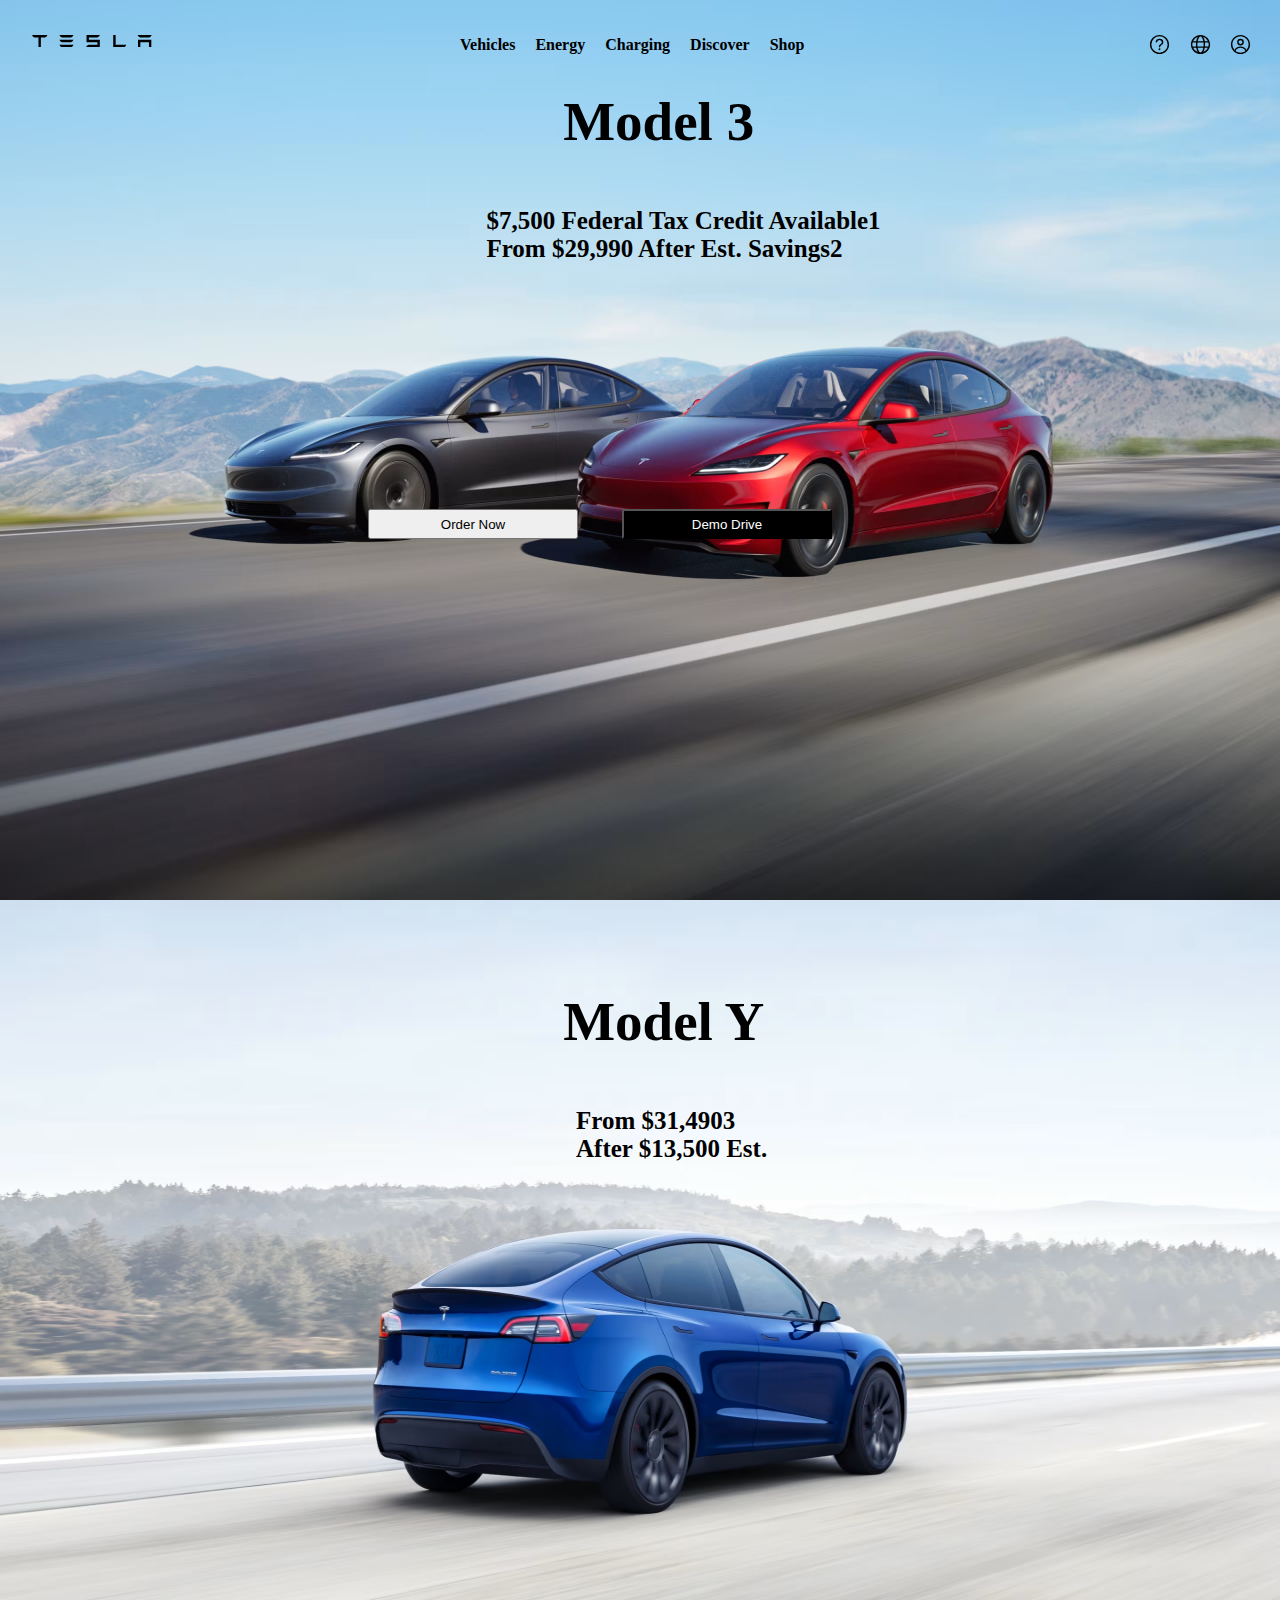
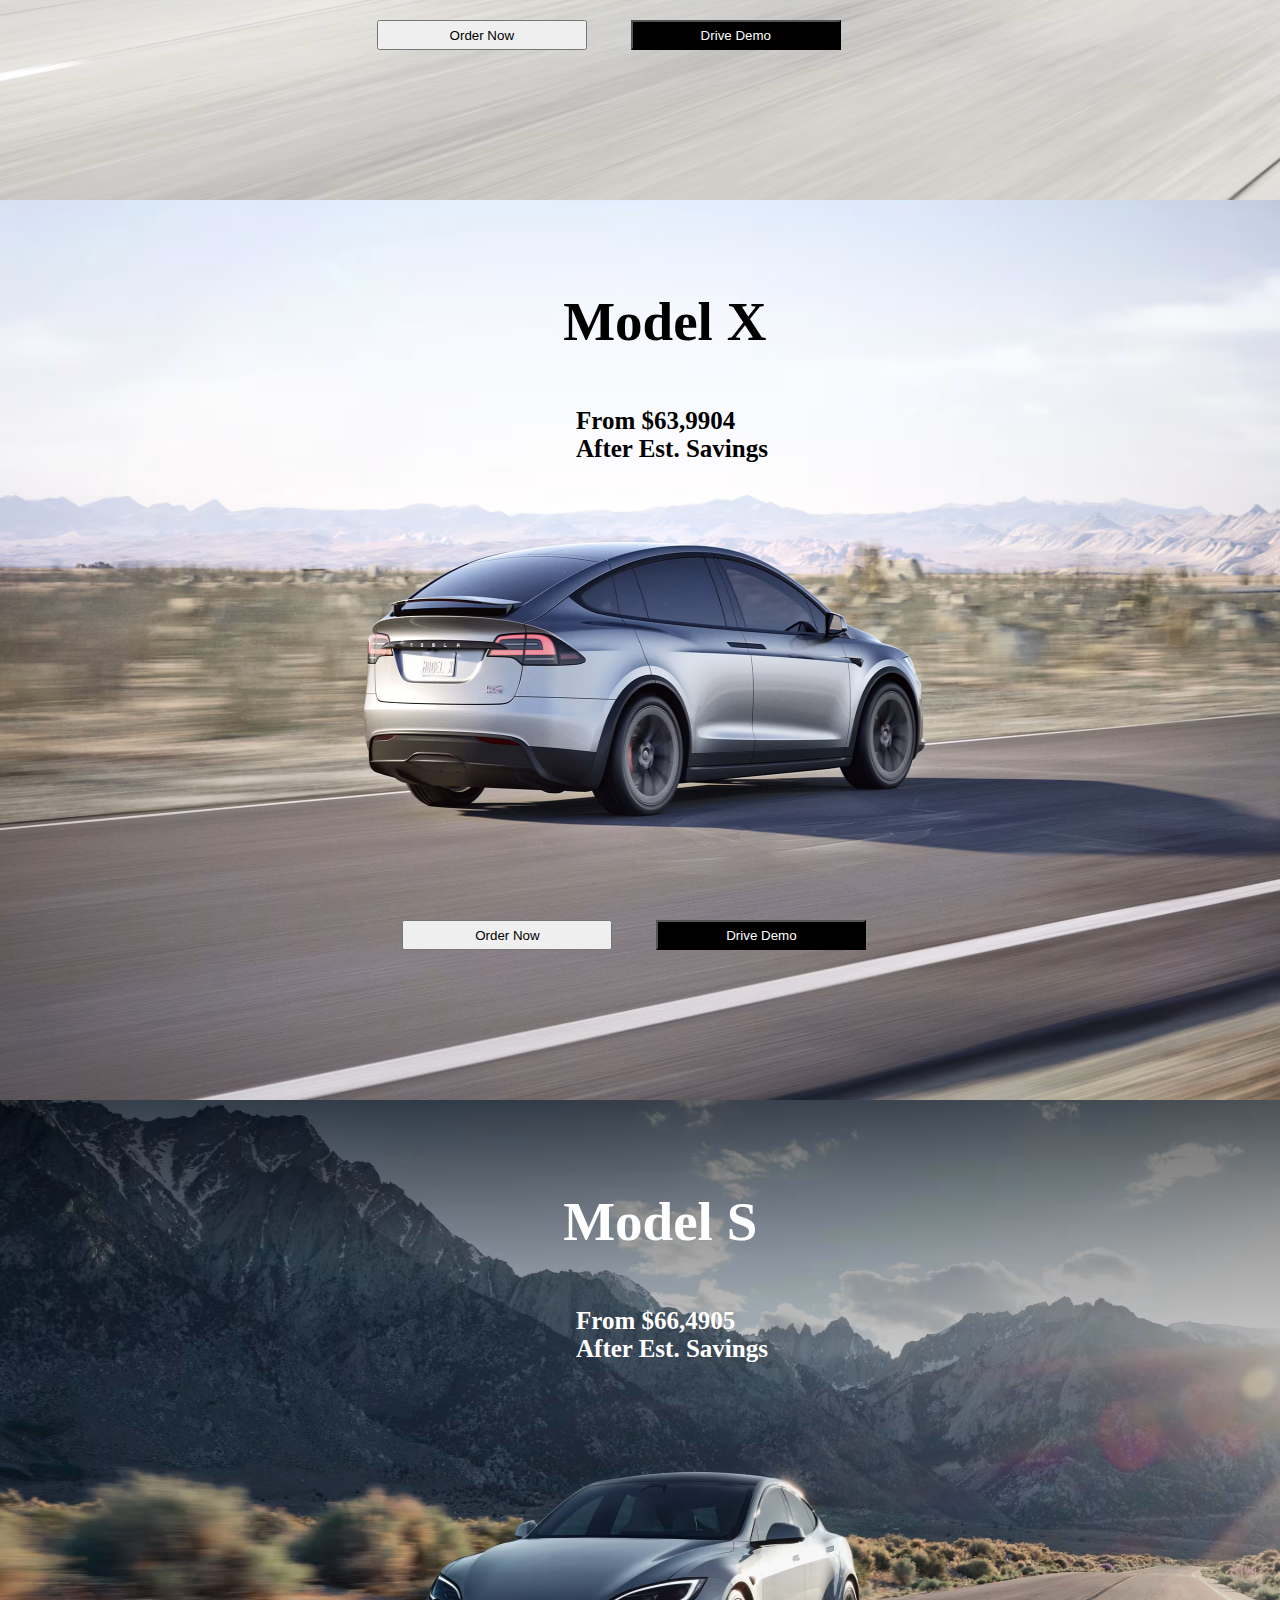
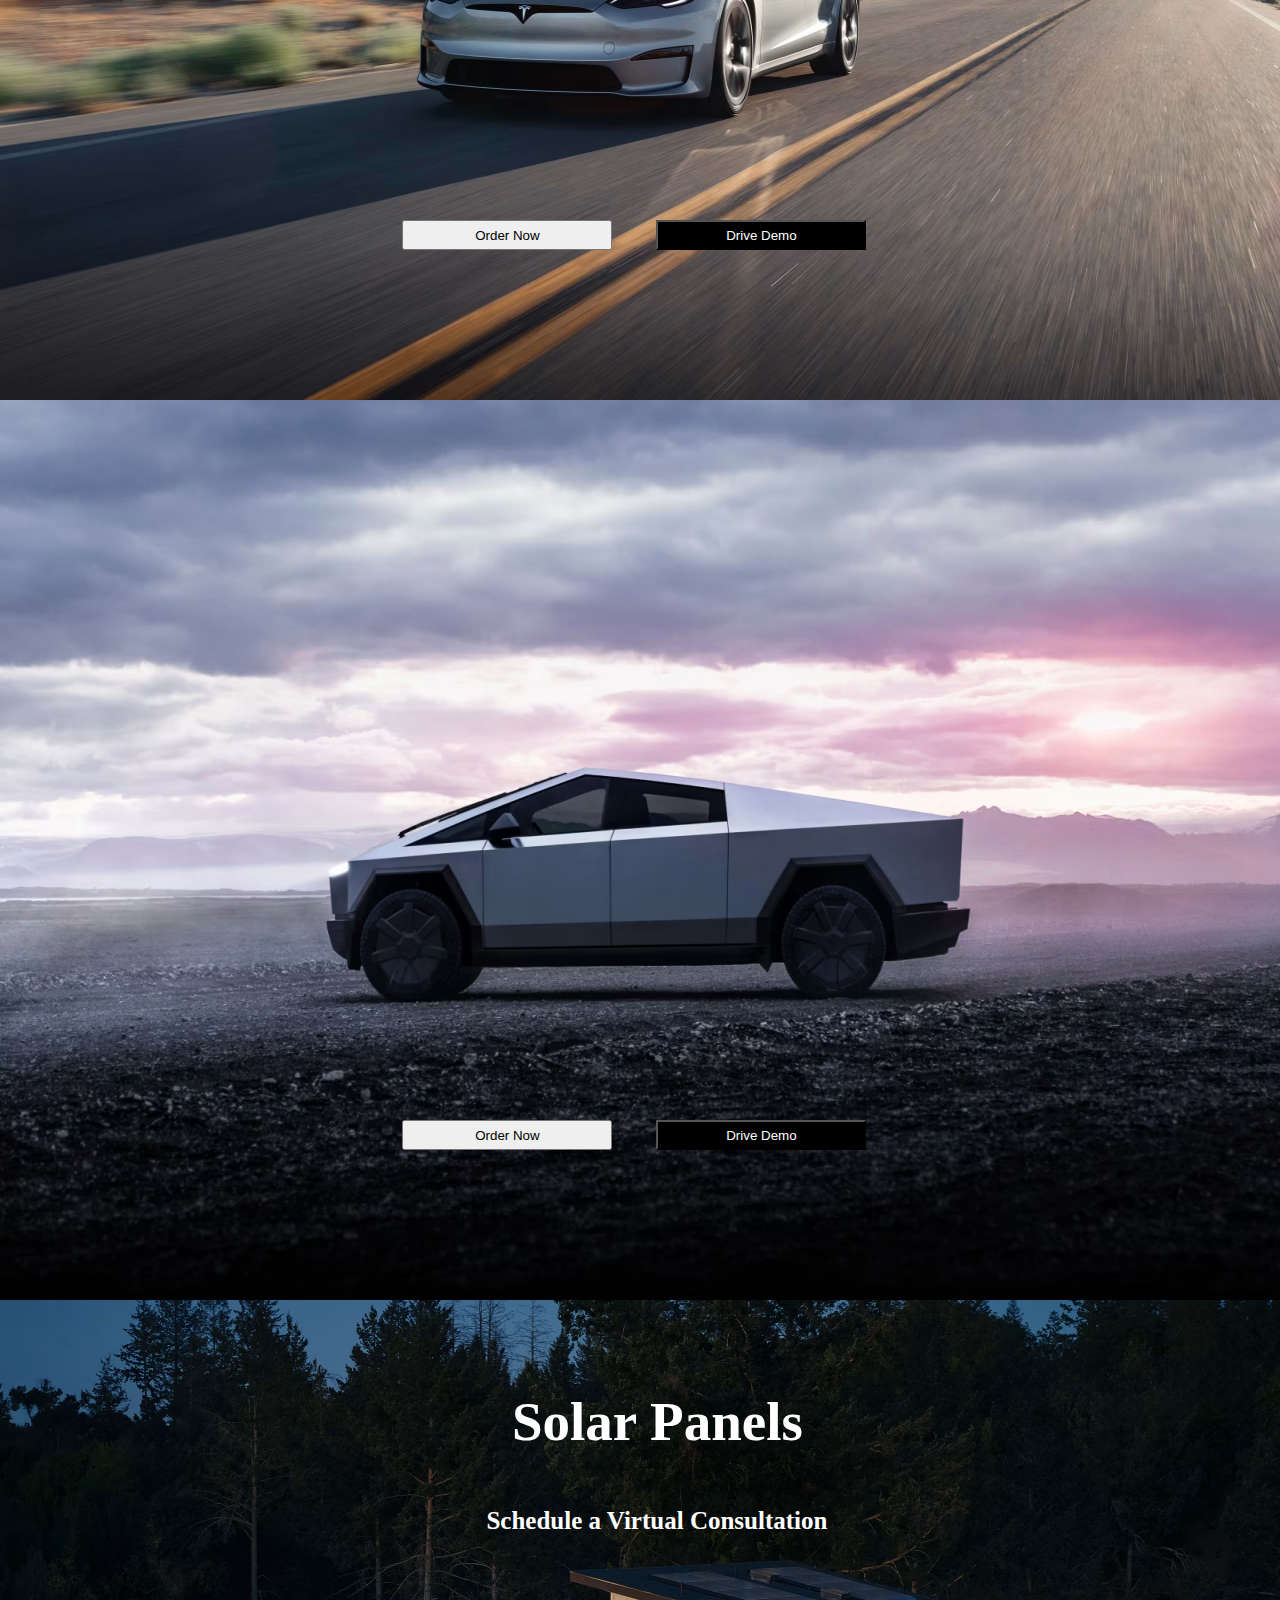
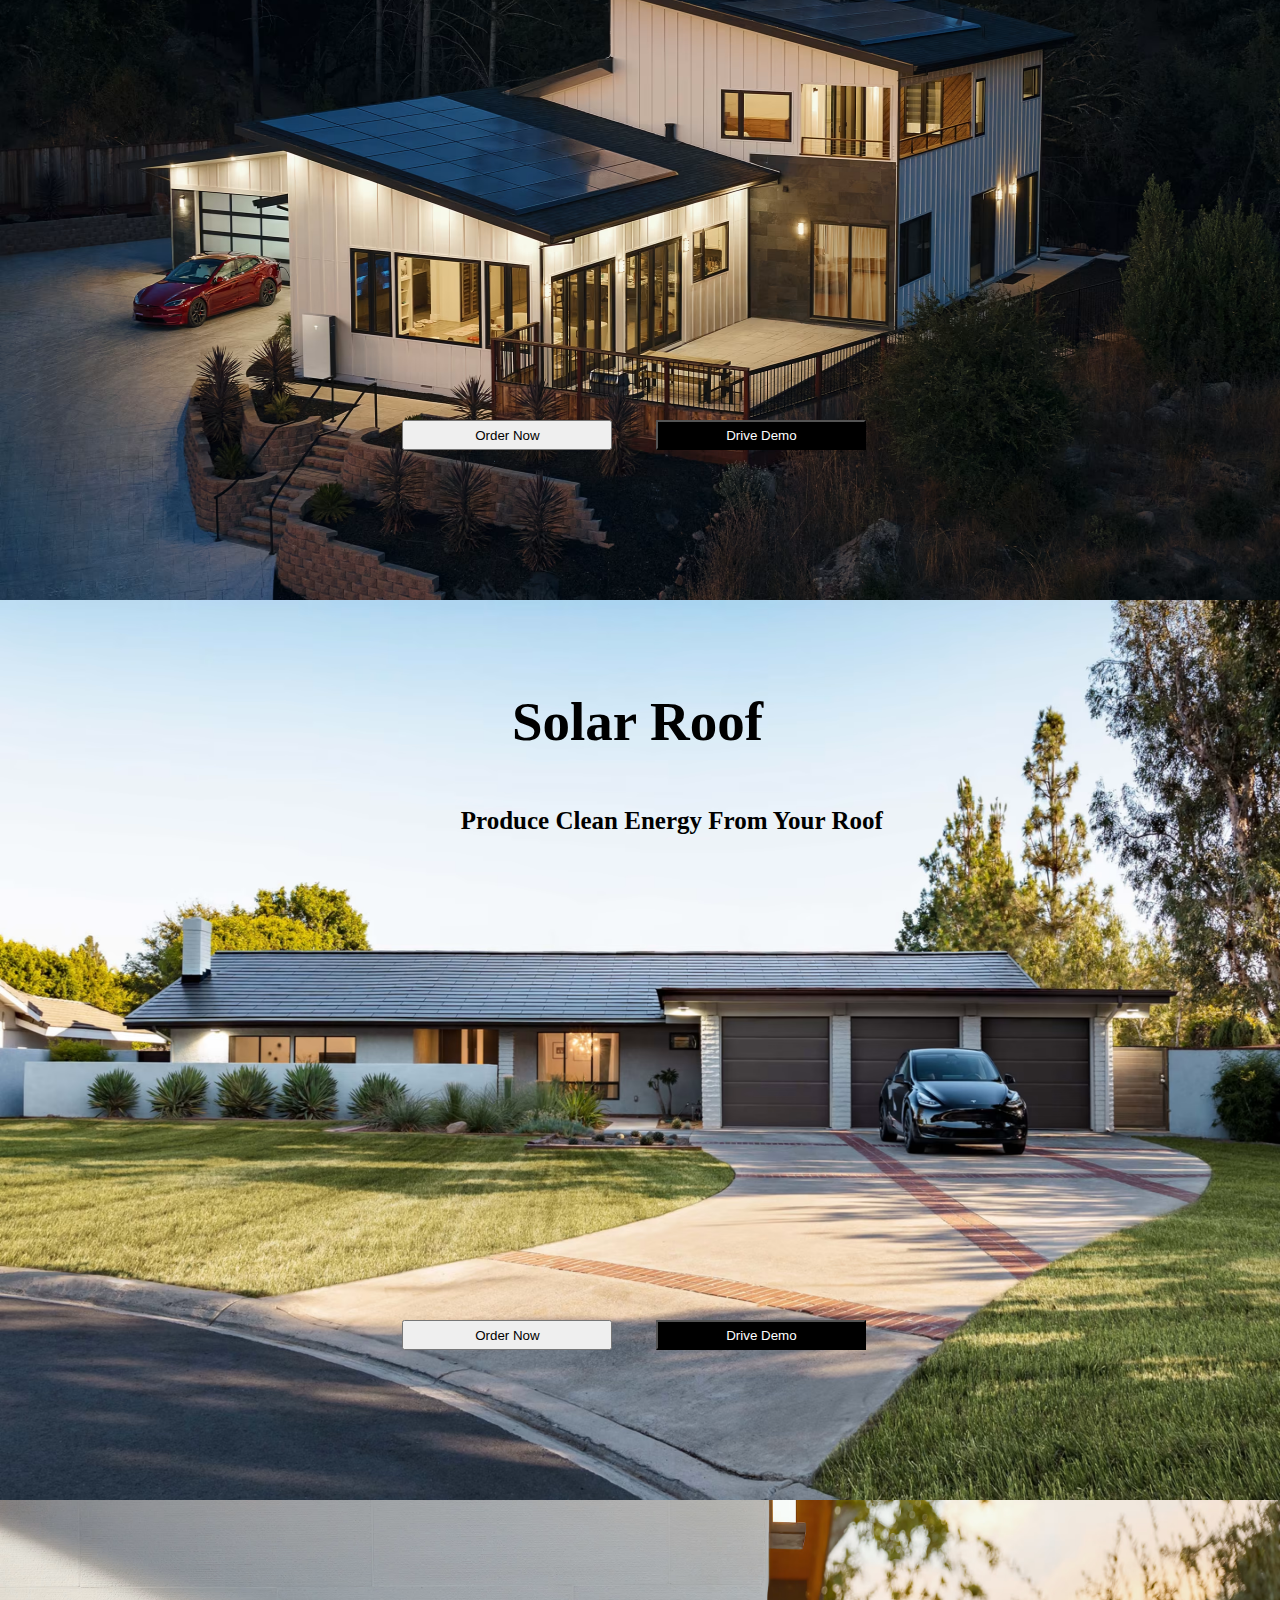
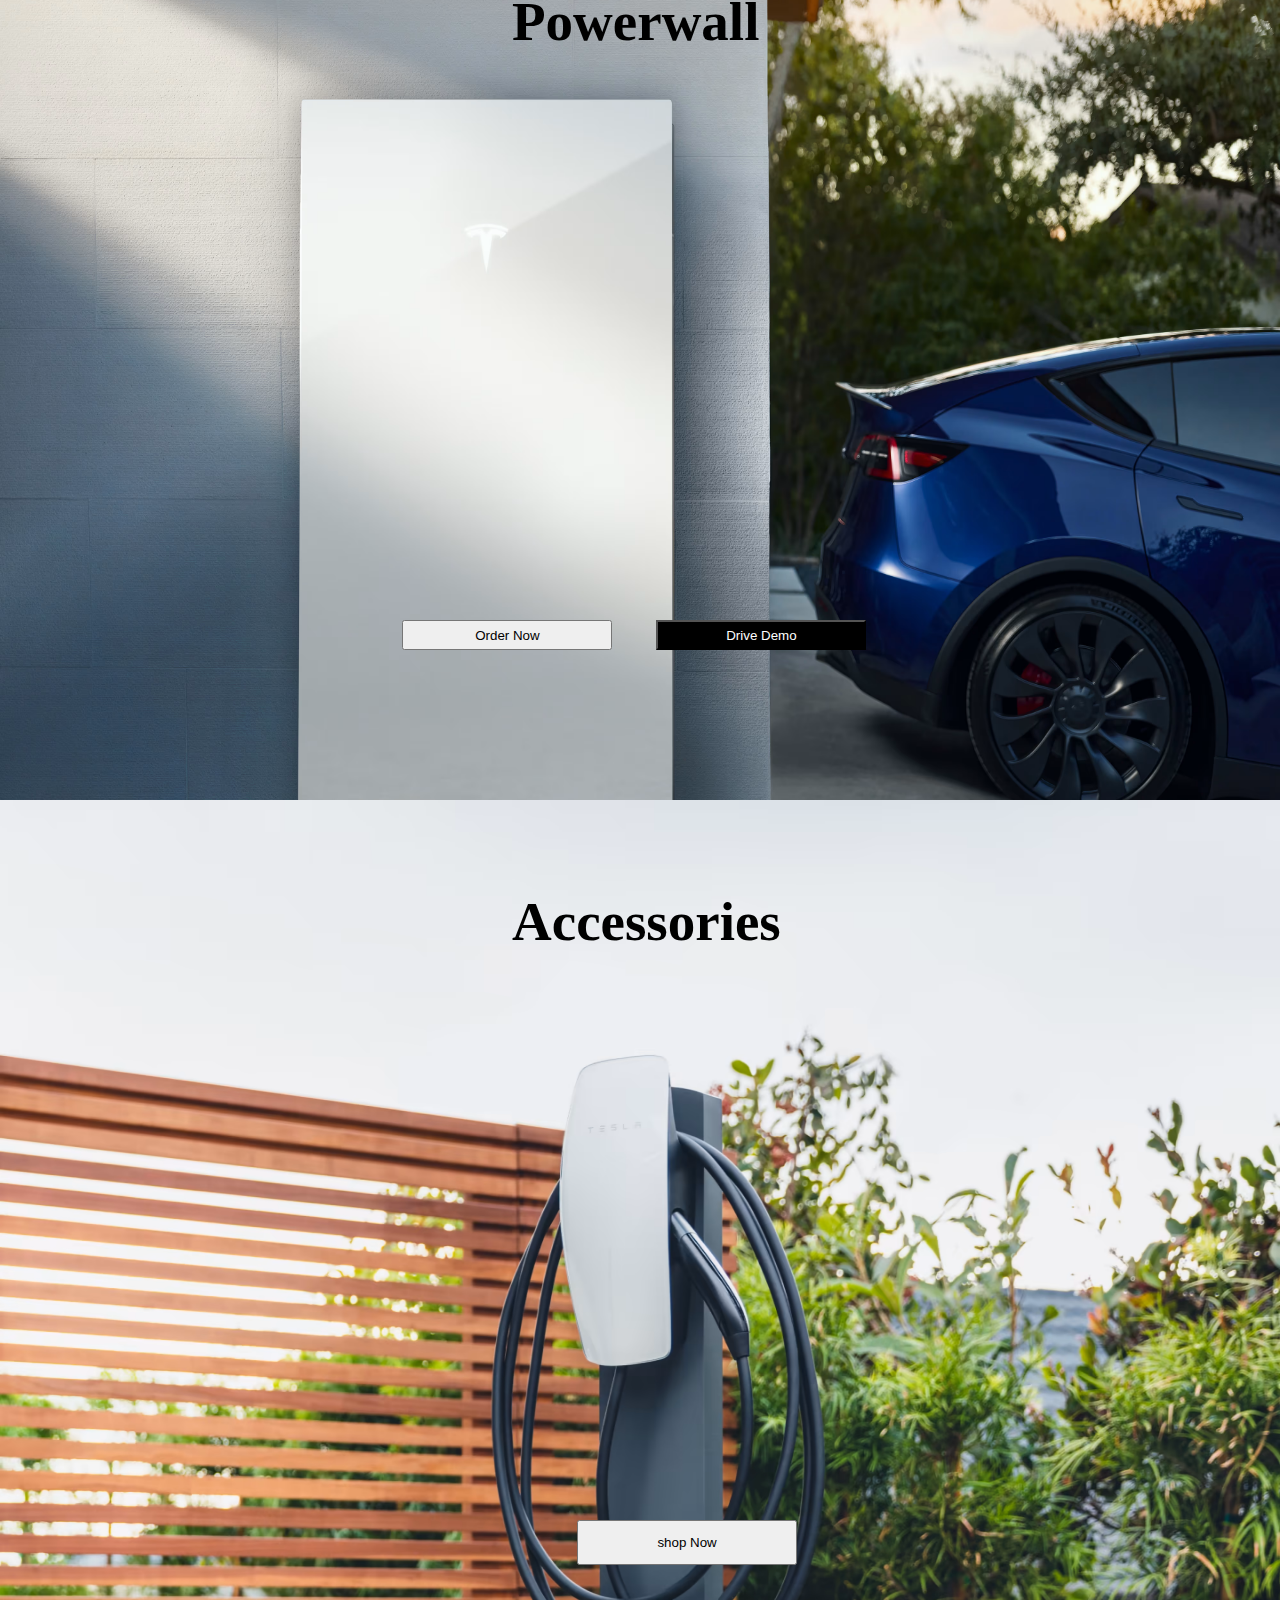
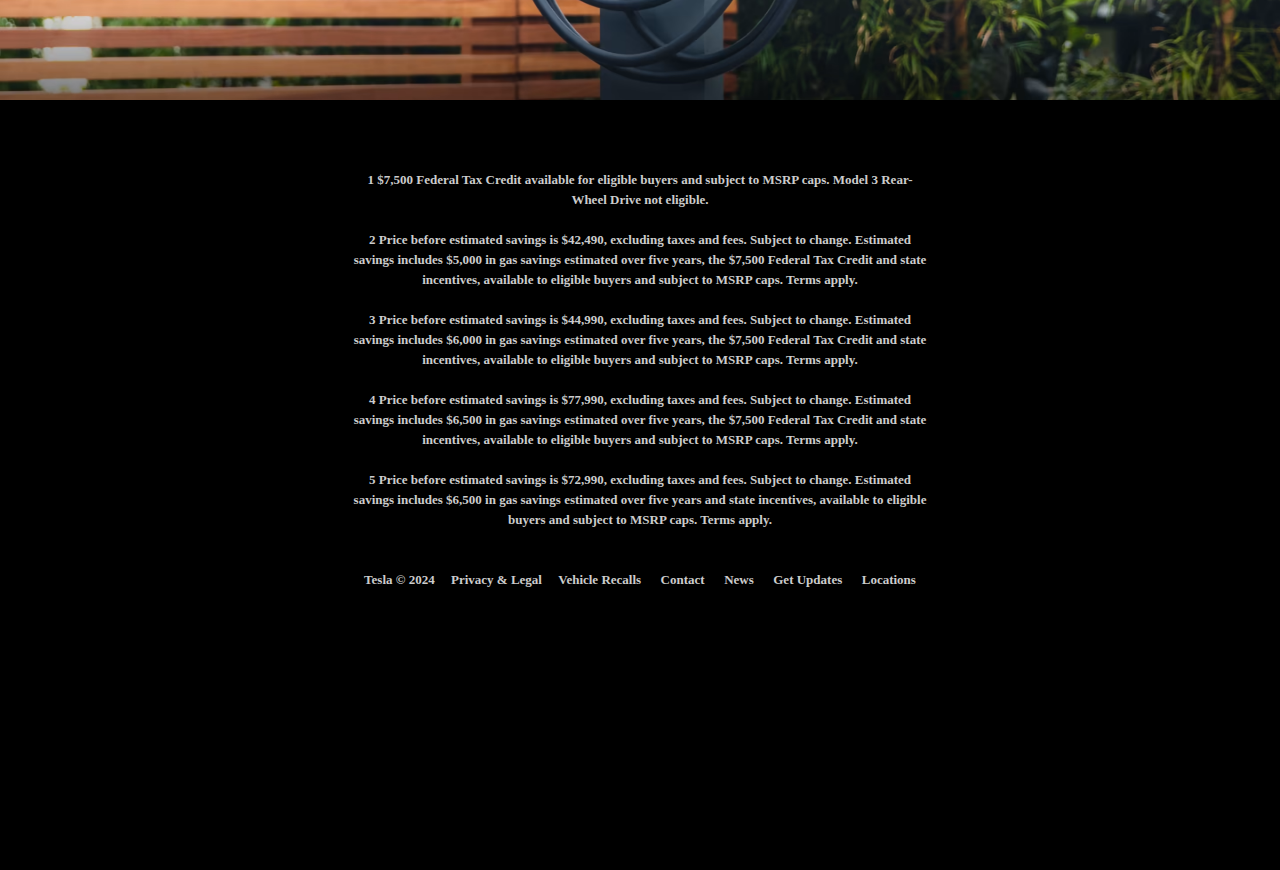
<file: index.html>
<!DOCTYPE html>
 <html lang="en">
 <head>
    <meta charset="UTF-8">
    <meta name="viewport" content="width=device-width, initial-scale=1.0">
    <title>TESLA</title>
    <link rel="stylesheet" href="style.css">
 </head>
 <body>
    <section class="section1">
        <div class="section-1">
         
           
            <nav>
                <div class="nav-bar">
                    <div class="logo">
                        <svg class="tds-icon tds-icon-logo-wordmark tds-site-logo-icon" viewBox="0 0 342 35" xmlns="http://www.w3.org/2000/svg"><path fill="currentColor" d="M0 .1a9.7 9.7 0 0 0 7 7h11l.5.1v27.6h6.8V7.3L26 7h11a9.8 9.8 0 0 0 7-7H0zm238.6 0h-6.8v34.8H263a9.7 9.7 0 0 0 6-6.8h-30.3V0zm-52.3 6.8c3.6-1 6.6-3.8 7.4-6.9l-38.1.1v20.6h31.1v7.2h-24.4a13.6 13.6 0 0 0-8.7 7h39.9v-21h-31.2v-7zm116.2 28h6.7v-14h24.6v14h6.7v-21h-38zM85.3 7h26a9.6 9.6 0 0 0 7.1-7H78.3a9.6 9.6 0 0 0 7 7m0 13.8h26a9.6 9.6 0 0 0 7.1-7H78.3a9.6 9.6 0 0 0 7 7m0 14.1h26a9.6 9.6 0 0 0 7.1-7H78.3a9.6 9.6 0 0 0 7 7M308.5 7h26a9.6 9.6 0 0 0 7-7h-40a9.6 9.6 0 0 0 7 7"></path></svg>
                    </div>
                    <div class="options">
                     <h4 class="vehicle">Vehicles</h4>
 
                     <h4 class="Energy">Energy</h4>
                     <h4 class="Charging">Charging</h4>
                     <h4 class="discover">Discover</h4>
                     <h4 class="shop">Shop</h4>
                     
                </div>

                <div class="profiles">
                   <div class="qstn">
                    <svg class="tds-icon tds-icon-help" viewBox="0 0 24 24" xmlns="http://www.w3.org/2000/svg"><path fill="currentColor" d="M12 20.5a8.5 8.5 0 1 1 0-17 8.5 8.5 0 0 1 0 17m0 1.5c5.523 0 10-4.477 10-10S17.523 2 12 2 2 6.477 2 12s4.477 10 10 10m0-6a1 1 0 1 0 0 2 1 1 0 0 0 0-2m.053-3.533a8 8 0 0 1 .92-.767 7 7 0 0 0 .746-.61 2.3 2.3 0 0 0 .468-.635q.189-.38.188-.883 0-.56-.246-1.048-.237-.486-.771-.792-.534-.305-1.362-.305-.862 0-1.411.347a2 2 0 0 0-.788.89q-.09.201-.148.413c-.111.414-.445.767-.874.767-.428 0-.784-.35-.71-.772q.106-.61.386-1.15.452-.875 1.37-1.394Q10.742 6 12.07 6q1.395 0 2.273.544.885.536 1.271 1.337T16 9.489q0 .817-.254 1.403-.255.577-.616.94-.353.363-.943.817-.468.372-.747.635-.27.264-.451.627-.075.149-.113.302c-.108.424-.422.787-.86.787-.437 0-.806-.356-.76-.79a2.95 2.95 0 0 1 .797-1.743"></path></svg>
                </div>
                <div class="lang">

                <svg class="tds-icon tds-icon-globe" viewBox="0 0 24 24" xmlns="http://www.w3.org/2000/svg"><path fill="currentColor" d="M22 12c0 5.523-4.477 10-10 10S2 17.523 2 12 6.477 2 12 2s10 4.477 10 10M9.254 20.047a8 8 0 0 1-.768-1.378c-.404-.91-.722-1.985-.935-3.169h-3.3a8.53 8.53 0 0 0 5.003 4.547m.603-1.988c.336.757.718 1.324 1.103 1.69.382.364.732.501 1.04.501s.658-.137 1.04-.5c.385-.367.767-.934 1.103-1.69.321-.723.588-1.59.78-2.56H9.076c.192.97.459 1.837.78 2.56ZM8.75 12q.001 1.038.103 2h6.294q.102-.962.103-2-.001-1.038-.103-2H8.853q-.102.962-.103 2m-1.405-2H3.737a8.5 8.5 0 0 0-.237 2c0 .689.082 1.359.237 2h3.608a21 21 0 0 1 0-4m1.732-1.5h5.845c-.19-.97-.458-1.837-.779-2.56-.336-.756-.718-1.323-1.103-1.69-.382-.363-.732-.5-1.04-.5s-.658.137-1.04.5c-.385.367-.767.934-1.103 1.69-.321.723-.588 1.59-.78 2.56m7.577 1.5a20.7 20.7 0 0 1 0 4h3.61a8.5 8.5 0 0 0 .236-2 8.5 8.5 0 0 0-.237-2zm3.094-1.5a8.53 8.53 0 0 0-5.002-4.547c.287.408.543.873.768 1.378.404.91.722 1.985.935 3.169h3.3Zm-12.197 0c.213-1.184.531-2.26.935-3.169.225-.505.48-.97.768-1.378A8.53 8.53 0 0 0 4.252 8.5zm7.963 10.169c-.225.505-.48.97-.768 1.378a8.53 8.53 0 0 0 5.002-4.547h-3.3c-.212 1.184-.53 2.26-.934 3.169"></path></svg>
</div>
<div class="profil">
                <svg class="tds-icon tds-icon-person" viewBox="0 0 24 24" xmlns="http://www.w3.org/2000/svg"><path fill="currentColor" d="M12 2C6.477 2 2 6.477 2 12s4.477 10 10 10 10-4.477 10-10S17.523 2 12 2M6.858 18.752c.605-1.868 2.722-3.24 5.142-3.24s4.537 1.372 5.142 3.24C15.712 19.844 13.933 20.5 12 20.5s-3.712-.656-5.142-1.748m11.469-1.095c-1.02-2.165-3.483-3.645-6.327-3.645s-5.307 1.48-6.327 3.645A8.46 8.46 0 0 1 3.5 12c0-4.687 3.813-8.5 8.5-8.5s8.5 3.813 8.5 8.5a8.46 8.46 0 0 1-2.173 5.657M12 6a3.5 3.5 0 1 0 0 7 3.5 3.5 0 0 0 0-7m0 5.5c-1.103 0-2-.897-2-2s.897-2 2-2 2 .897 2 2-.897 2-2 2"></path></svg>
            </div>
            </div>

                </div>
            </nav>
            <img src="img/Homepage-Model-3-Desktop-LHD-v2.avif" alt="">
            <h1>Model 3</h1>
            <h3>$7,500 Federal Tax Credit Available1<br>
                From $29,990 After Est. Savings2</h3>
              <div class="btn"> 
            <button  style="width: 210px;height: 30px;"> Order Now</button>
            <button style="width: 210px;height: 30px; background: black  ; color: #fff;"> Demo Drive</button>
        </div>

        </div>

    </section>
 
    
    
<!------------------------------------sec-2-->
 <section>
    <div class="section2">
            
            <div class="btns">
            <button class="Order">Order Now</button>
            <button class="demo">Drive Demo</button>
         </div> 
           <img src="img/2.avif" alt="">
           <h1>Model Y</h1>
           <h3>From $31,4903 <br>
            After $13,500 Est.
            </h3>
    </div>
 </section>
<!-- section3 -->
 <section>
    <div class="section3">
            
            <div class="btns3">
            <button class="Order3">Order Now</button>
            <button class="demo3">Drive Demo</button>
         </div> 
           <img src="img/3.avif" alt="">
           <h1>Model X</h1>
           <h3>From $63,9904 <br>
            After Est. Savings</h3>
    </div>
 </section>
 <!-- ------------section4--------- -->
 <section>
    <div class="section4">
            
            <div class="btns4">
            <button class="Order4">Order Now</button>
            <button class="demo4">Drive Demo</button>
         </div> 
           <img src="img/4.avif" alt="">
           <h1>Model S</h1>
           <h3>From $66,4905 <br>
            After Est. Savings</h3>
           
    </div>
 </section>
<!-- ----------section-5--------------- -->

<section>
    <div class="section5">
            
            <div class="btns5">
            <button class="Order5">Order Now</button>
            <button class="demo5">Drive Demo</button>
         </div> 
           <img src="img/5.avif" alt="">
          
    </div>
 </section>
<!-- -----------------section 6 -->
<section>
    <div class="section6">
            
            <div class="btns6">
            <button class="Order6">Order Now</button>
            <button class="demo6">Drive Demo</button>
         </div> 
           <img src="img/6.avif" alt=""> 
           <h1>Solar Panels</h1>
           <h3>Schedule a Virtual Consultation</h3>
    </div>
 </section>
 <!-- -----------------------section--7----- -->
 <section>
    <div class="section7">
            
            <div class="btns7">
            <button class="Order7">Order Now</button>
            <button class="demo7">Drive Demo</button>
         </div> 
           <img src="img/7.avif" alt="">
           <h1>Solar Roof</h1>
           <h3>Produce Clean Energy From Your Roof</h3>
    </div>
 </section>
 <!-- -------------se-ction--8 -->
 <section>
    <div class="section8">
            
            <div class="btns8">
            <button class="Order8">Order Now</button>
            <button class="demo8">Drive Demo</button>
         </div> 
           <img src="img/8.avif" alt="">
           <h1>Powerwall</h1>
    </div>
 </section> 
 <!-- section9-------------- -->
 <section>
    <div class="section9">
            
            <div class="btns9">
            <button class="Order9">shop Now</button>
             
         </div> 
           <img src="img/9.avif" alt="">
           <H1>Accessories</H1>
    </div>
 </section> 
 <section>
    <footer class="footer">
              <h6>1 $7,500 Federal Tax Credit available for eligible buyers and subject to MSRP caps. Model 3 Rear-Wheel Drive not eligible.</h6>
              <h6 style="padding-top: 20px;">2 Price before estimated savings is $42,490, excluding taxes and fees. Subject to change. Estimated savings includes $5,000 in gas savings estimated over five years, the $7,500 Federal Tax Credit and state incentives, available to eligible buyers and subject to MSRP caps. Terms apply.</h6>
              <h6>3 Price before estimated savings is $44,990, excluding taxes and fees. Subject to change. Estimated savings includes $6,000 in gas savings estimated over five years, the $7,500 Federal Tax Credit and state incentives, available to eligible buyers and subject to MSRP caps. Terms apply.</h6>
              <h6>4 Price before estimated savings is $77,990, excluding taxes and fees. Subject to change. Estimated savings includes $6,500 in gas savings estimated over five years, the $7,500 Federal Tax Credit and state incentives, available to eligible buyers and subject to MSRP caps. Terms apply.</h6>
              <h6>5 Price before estimated savings is $72,990, excluding taxes and fees. Subject to change. Estimated savings includes $6,500 in gas savings estimated over five years and state incentives, available to eligible buyers and subject to MSRP caps. Terms apply.</h6>
              <h6 style="padding-top: 40px;">Tesla © 2024
               &nbsp;&nbsp; &nbsp;Privacy & Legal
               &nbsp;&nbsp; &nbsp;Vehicle Recalls
               &nbsp;&nbsp; &nbsp;  Contact
               &nbsp;&nbsp; &nbsp; News
               &nbsp;&nbsp; &nbsp; Get Updates
               &nbsp;&nbsp; &nbsp; Locations</h6>
    </footer>
</section>


</body>



 </html>
</file>
<file: style.css>
*{
    padding: 0;
    margin: 0;
     

}
html,body{
    padding: 0;
    margin: 0;
}

 .section-1{
    width: 100%;
    height: 100vh;
    background:#fff;
    
     /* background-image: url(img/Homepage-Model-3-Desktop-LHD-v2.avif); */
    display: flex;
     
 }



 .section-1 img{
    width:inherit;
    
    box-sizing: border-box;

 }





 .nav-bar{
    width: 100%;
    height: 10%;
    background:transparent;
    position: absolute;
    display: flex;
    align-items: center;
  
 }
 .logo{
    width: 120px;
    height: 24px;
    padding-left: 32px;
    letter-spacing: 1;


 }
 .options{

    position: absolute;
    display: flex;
    left: 450px;
    
 }
 .vehicle{
    padding: 10px;
   cursor: pointer;
   position: relative;
 }
  
 
 .Energy{
    padding: 10px;
 }
 .Charging{
    padding: 10px;
 }
 .discover{
    padding: 10px;
 }
 .shop{
    padding: 10px;
 }
 .profiles{
    width: 140px;
    display: flex;
 position: absolute;
 justify-content: space-evenly;
 right: 10px;
    height: 24px;
 }
 .section-1 .btn{
    width: 552px;
    height: 40px;
    position: absolute;
    display: flex;
    justify-content: space-evenly;
    align-items: center;
    left: 300px;
   padding:4px 24px;
    top: 500px;


 }
 .lang{
    height: 31px;
    width: 23px;
    
 }
 .qstn{
    height: 31px;
    width: 23px;
    
 }
 .profil{
    height: 31px;
    width: 23px;
    
 }
 /* ----------------------  section  two  -------------------------------------------- */

.section2{
height:100vh;
width: 100%;
display: flex;
justify-content: center;
align-items:center; 
}
.section2 img{
width: 100%;
height: 100%;
}
.Order{    
 width: 210px;
 height: 30px;
}
.demo{
width: 210px;
height: 30px;
background: black ;
color: #fff;
}
.section2 .btns{
position: absolute; 
width: 552px;
height: 40px;   
display: flex;
justify-content: space-evenly;
left: 26%;
 top: 180%;
}
/* -----section----------- */

.section3{
    height:100vh;
    width: 100%;
    display: flex;
    justify-content: center;
    align-items:center; 
    }
    .section3 img{
    width: 100%;
    height: 100%;
    }
    .Order3{    
     width: 210px;
     height: 30px;
    }
    .demo3{
    width: 210px;
    height: 30px;
    background: black ;
    color: #fff;
    }
    .section3 .btns3{
    position: absolute; 
    width: 552px;
    height: 40px;   
    display: flex;
    justify-content: space-evenly;
    left: 28%;
     top: 280%;
    }
    /* --------section4--------- */

    .section4{
        height:100vh;
        width: 100%;
        display: flex;
        justify-content: center;
        align-items:center; 
        }
        .section4 img{
        width: 100%;
        height: 100%;
        }
        .Order4{    
         width: 210px;
         height: 30px;
        }
        .demo4{
        width: 210px;
        height: 30px;
        background: black ;
        color: #fff;
        }
        .section4 .btns4{
        position: absolute; 
        width: 552px;
        height: 40px;   
        display: flex;
        justify-content: space-evenly;
        left: 28%;
         top: 380%;
        }
        /* ---------------section 5------ */


        .section5{
            height:100vh;
            width: 100%;
            display: flex;
            justify-content: center;
            align-items:center; 
            }
            .section5 img{
            width: 100%;
            height: 100%;
            }
            .Order5{    
             width: 210px;
             height: 30px;
            }
            .demo5{
            width: 210px;
            height: 30px;
            background: black ;
            color: #fff;
            }
            .section5 .btns5{
            position: absolute; 
            width: 552px;
            height: 40px;   
            display: flex;
            justify-content: space-evenly;
            left: 28%;
             top: 480%;
            }
            /* --------------section--6----------- */

            .section6{
                height:100vh;
                width: 100%;
                display: flex;
                justify-content: center;
                align-items:center; 
                }
                .section6 img{
                width: 100%;
                height: 100%;
                }
                .Order6{    
                 width: 210px;
                 height: 30px;
                }
                .demo6{
                width: 210px;
                height: 30px;
                background: black ;
                color: #fff;
                }
                .section6 .btns6{
                position: absolute; 
                width: 552px;
                height: 40px;   
                display: flex;
                justify-content: space-evenly;
                left: 28%;
                 top: 580%;
                }
                /* ------------------section7- */


                .section7{
                    height:100vh;
                    width: 100%;
                    display: flex;
                    justify-content: center;
                    align-items:center; 
                    }
                    .section7 img{
                    width: 100%;
                    height: 100%;
                    }
                    .Order7{    
                     width: 210px;
                     height: 30px;
                    }
                    .demo7{
                    width: 210px;
                    height: 30px;
                    background: black ;
                    color: #fff;
                    }
                    .section7 .btns7{
                    position: absolute; 
                    width: 552px;
                    height: 40px;   
                    display: flex;
                    justify-content: space-evenly;
                    left: 28%;
                     top: 680%;
                    }
                    /* -------------section8----------------------- */

                    .section8{
                        height:100vh;
                        width: 100%;
                        display: flex;
                        justify-content: center;
                        align-items:center; 
                        }
                        .section8 img{
                        width: 100%;
                        height: 100%;
                        }
                        .Order8{    
                         width: 210px;
                         height: 30px;
                        }
                        .demo8{
                        width: 210px;
                        height: 30px;
                        background: black ;
                        color: #fff;
                        }
                        .section8 .btns8{
                        position: absolute; 
                        width: 552px;
                        height: 40px;   
                        display: flex;
                        justify-content: space-evenly;
                        left: 28%;
                         top: 780%;
                        }
                        /* ---section-9----------------------------------------------------------------------- */
                        .section9{
                            height:100vh;
                            width: 100%;
                            display: flex;
                            justify-content: center;
                            align-items:center; 
                            }
                            .section9 img{
                            width: 100%;
                            height: 100%;
                            }
                            .Order9{    
                             width: 220px;
                             height: 45px;
                            }
                            .demo9{
                            width: 210px;
                            height: 30px;
                            background: black ;
                            color: #fff;
                            }
                            .section9 .btns9{
                            position: absolute; 
                            width: 555px;
                            height: 55px;   
                            display: flex;
                            justify-content: space-evenly;
                            left: 32%;
                             top: 880%;
                            }
/*=========   footer-------===========================*/


.footer{
    width: 100%;
    height: 80vh;
    background: black;
    color: #fff;
    display: flex;
    flex-direction: column;
    text-align: center;
    align-items: center;
    padding-top: 50px;
}
.footer h6{
    font-weight: bolder;
    color: #ccc;
    line-height: 35px;
    font-size:small;
    padding-left: 350px;
    padding-right: 350px;
    padding-top: 20px;
line-height: 20px;
}
.section-1 h1{
    position: absolute;
    
    top: 10%;
    left: 44%;
    font-size: 55px;
}

.section-1 h3{
    position: absolute;
    font-size: 25px;
    top: 23%;
    left: 38%;
    /* font-size: 55px; */
}
.section2 h1{
    position: absolute;
    
    top: 110%;
    left: 44%;
    font-size: 55px;
}

.section2 h3{
    position: absolute;
    font-size: 25px;
    top: 123%;
    left: 45%;
     
}
.section3 h1{
   position: absolute;
   
   top: 210%;
   left: 44%;
   font-size: 55px;
}

.section3 h3{
   position: absolute;
   font-size: 25px;
   top: 223%;
   left: 45%;
    
}

.section4 h1{
   position: absolute;
   color: #fff;
   top: 310%;
   left: 44%;
   font-size: 55px;
}

.section4 h3{
   position: absolute;
   font-size: 25px;
   top: 323%;
   left: 45%;
   color: #fff;
    
}
.section6 h1{
   position: absolute;
   color: #fff;
   top: 510%;
   left: 40%;
   font-size: 55px;
}

.section6 h3{
   position: absolute;
   font-size: 25px;
   top: 523%;
   left: 38%;
   color: #fff;
    
}
.section7 h1{
   position: absolute;
   
   top: 610%;
   left: 40%;
   font-size: 55px;
}

.section7 h3{
   position: absolute;
   font-size: 25px;
   top: 623%;
   left: 36%;
   
    
}
.section8 h1{
   position: absolute;
   
   top: 710%;
   left: 40%;
   font-size: 55px;
}

.section9 h1{
   position: absolute;
   
   top: 810%;
   left: 40%;
   font-size: 55px;
}
</file>
